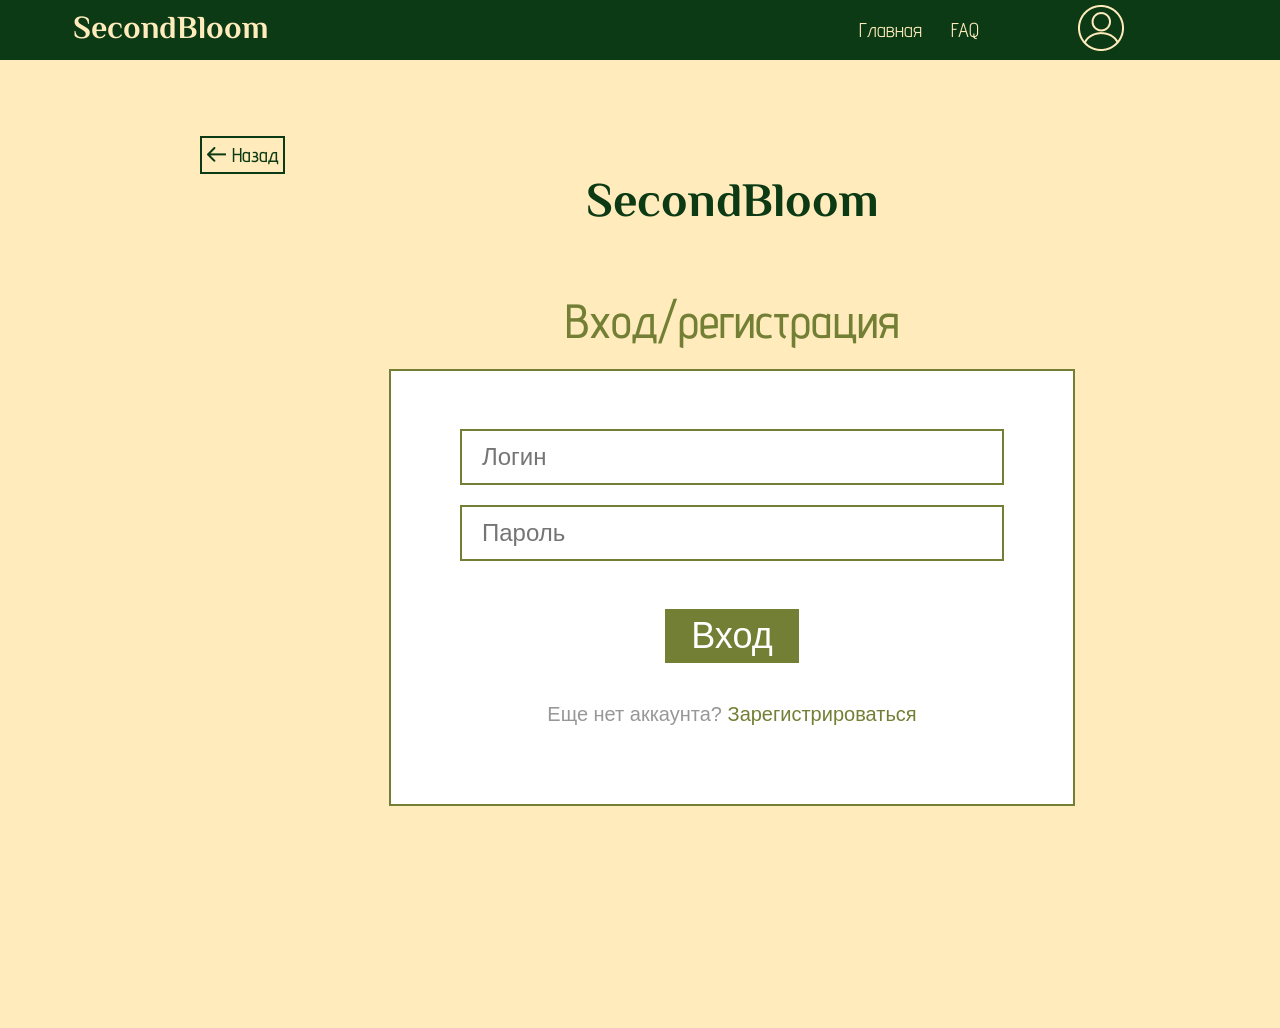
<file: front/html/logIn.html>
<!DOCTYPE html>
<html lang="ru">
    <head>
        <meta charset="UTF-8">
        <meta name="viewport" content="width=device-width, initial-scale-1.0">
        <link rel="preconnect" href="https://fonts.googleapis.com">
        <link rel="preconnect" href="https://fonts.gstatic.com" crossorigin>
        <link href="https://fonts.googleapis.com/css2?family=Advent+Pro:ital,wght@0,100..900;1,100..900&family=El+Messiri:wght@400..700&display=swap" rel="stylesheet">
        <link rel="stylesheet" href="/front/css/logIn.css">
        <script src="/front/js/logIn.js" defer></script>
        <title>Вход</title>
    </head>
    <body>
        <header class="header">
            <p class="logo">SecondBloom</p>
            <nav class="nav">
                <ul class="navigation">
                    <li class="navigation-item"><a id="main" href="#">Главная</a></li>
                    <li class="navigation-item"><a id="QA" href="#">FAQ</a></li>
                    <li class="navigation-item"><a class="personal-account" href="/front/html/personal-account.html"><img src="/front/img/account.png" alt="Личный кабинет"></a></li>
                </ul>
            </nav>
        </header>
        <main> 
            <section class="main">
                <p><a class="back" href="#"><img class="back-img" src="/front/img/arrowLeft.png" alt="стрелка назад" data-hover="/front/img/arrowLeftCream.png"> Назад</a></p>
                <div class="form">
                    <h1>SecondBloom</h1>
                    <form>
                        <h2>Вход/регистрация</h2>
                        <div class="input">
                            <input type="text" placeholder="Логин">
                            <input type="password" placeholder="Пароль">
                            <button type="submit">Вход</button>
                            <p class="logIn">Еще нет аккаунта? <a href="/front/html/signIn.html">Зарегистрироваться</a></p>
                        </div>
                    </form>
                </div>
            </section>
        </main>
    </body>
</html>
</file>
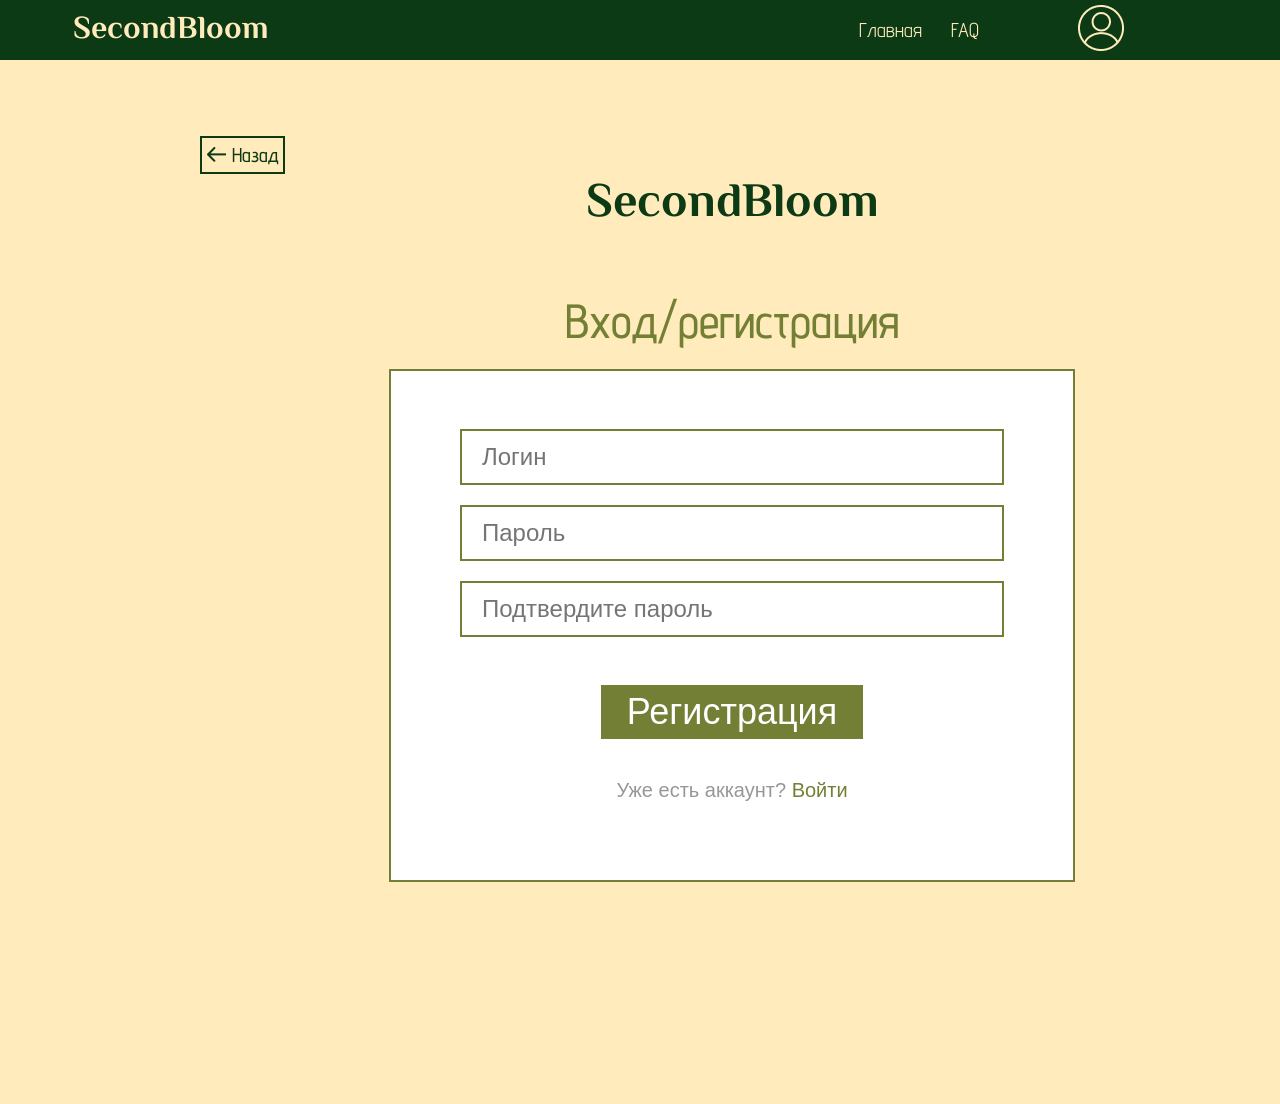
<file: front/html/signIn.html>
<!DOCTYPE html>
<html lang="ru">
    <head>
        <meta charset="UTF-8">
        <meta name="viewport" content="width=device-width, initial-scale-1.0">
        <link rel="preconnect" href="https://fonts.googleapis.com">
        <link rel="preconnect" href="https://fonts.gstatic.com" crossorigin>
        <link href="https://fonts.googleapis.com/css2?family=Advent+Pro:ital,wght@0,100..900;1,100..900&family=El+Messiri:wght@400..700&display=swap" rel="stylesheet">
        <link rel="stylesheet" href="/front/css/logIn.css">
        <script src="/front/js/logIn.js" defer></script>
        <title>Регистрация</title>
    </head>
    <body>
        <header class="header">
            <p class="logo">SecondBloom</p>
            <nav class="nav">
                <ul class="navigation">
                    <li class="navigation-item"><a id="main" href="#">Главная</a></li>
                    <li class="navigation-item"><a id="QA" href="#">FAQ</a></li>
                    <li class="navigation-item"><a class="personal-account" href="/front/html/personal-account.html"><img src="/front/img/account.png" alt="Личный кабинет"></a></li>
                </ul>
            </nav>
        </header>
        <main>
            <section class="main">
                <p><a class="back" href="#"><img class="back-img" src="/front/img/arrowLeft.png" alt="стрелка назад" data-hover="/front/img/arrowLeftCream.png"> Назад</a></p>
                <div class="form">
                    <h1>SecondBloom</h1>
                    <form>
                        <h2>Вход/регистрация</h2>
                        <div class="input">
                            <input type="text" placeholder="Логин">
                            <input type="password" placeholder="Пароль">
                            <input type="password" placeholder="Подтвердите пароль">
                            <button type="submit">Регистрация</button>
                            <p class="logIn">Уже есть аккаунт? <a href="/front/html/logIn.html">Войти</a></p>
                        </div>
                    </form>
                </div>
            </section>
        </main>
    </body>
</html>
</file>
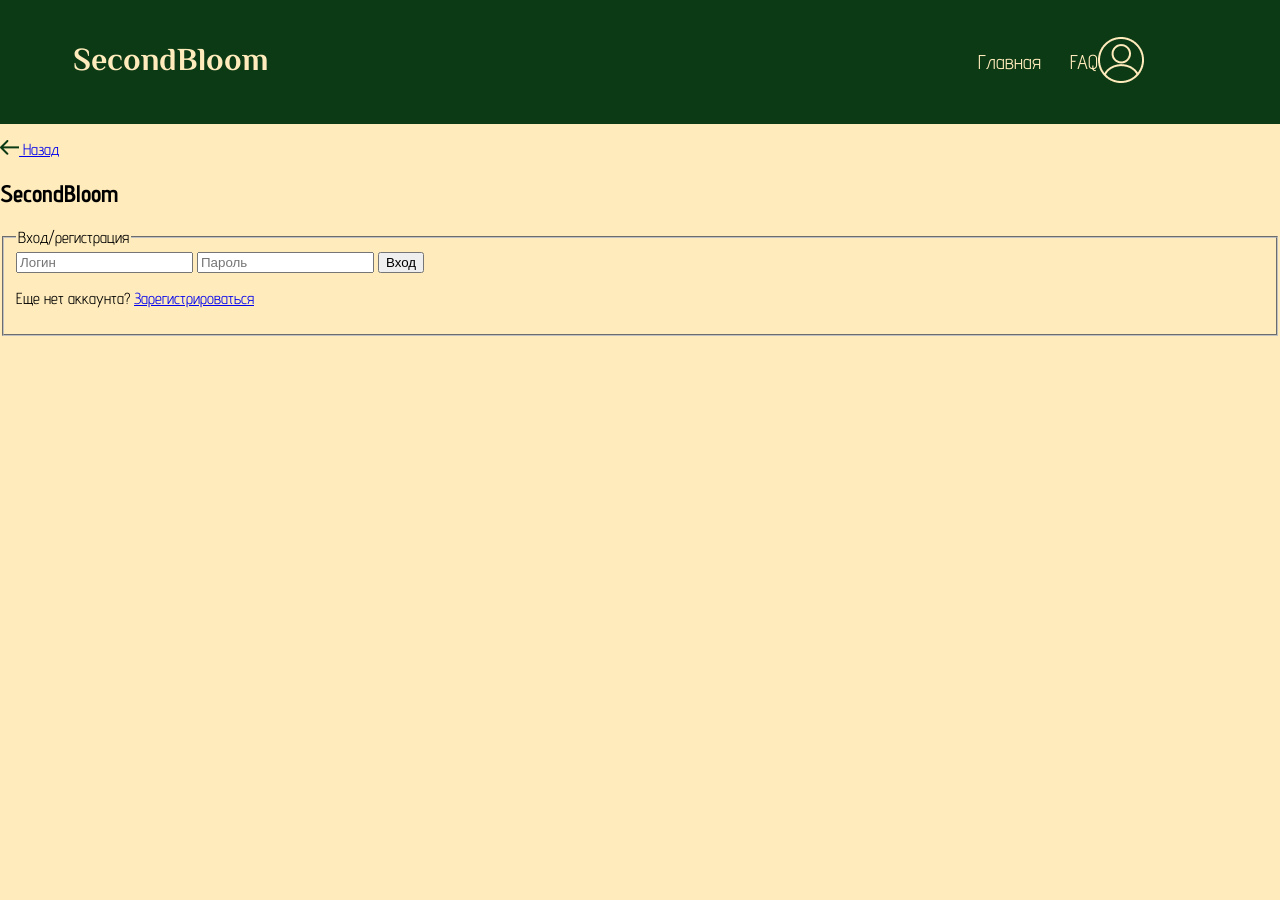
<file: SecondBloom/accounts/templates/login.html>
<!DOCTYPE html>
<html lang="ru">
    <head>
        <meta charset="UTF-8">
        <meta name="viewport" content="width=device-width, initial-scale-1.0">
        <link rel="preconnect" href="https://fonts.googleapis.com">
        <link rel="preconnect" href="https://fonts.gstatic.com" crossorigin>
        <link href="https://fonts.googleapis.com/css2?family=Advent+Pro:ital,wght@0,100..900;1,100..900&family=El+Messiri:wght@400..700&display=swap" rel="stylesheet">
        <link rel="stylesheet" href="/static/css/login.css">
        <title>Вход</title>
    </head>
    <body>
        <header class="header">
            <p class="logo">SecondBloom</p>
            <nav class="nav">
                <ul class="navigation">
                    <li class="navigation-item"><a id="main" href="#">Главная</a></li>
                    <li class="navigation-item"><a id="QA" href="#">FAQ</a></li>
                </ul>
            </nav>
            <a class="personal-account" href="personal-account.html"><img src="/static/img/account.png" alt="Личный кабинет"></a>
        </header>
        <main>
            <section>
                <p><a class="back" href="#"><img src="/static/img/arrowLeft.png" alt="стрелка назад"> Назад</a></p>
                <h1>SecondBloom</h1>
                <form>
                    <fieldset>
                        <legend>Вход/регистрация</legend>
                        <input type="text" placeholder="Логин">
                        <input type="password" placeholder="Пароль">
                        <button type="submit">Вход</button>
                        <p class="logIn">Еще нет аккаунта? <a href="{% url 'signup' %}">Зарегистрироваться</a></p>
                    </fieldset>
                </form>
            </section>
        </main>
    </body>
</html>
</file>
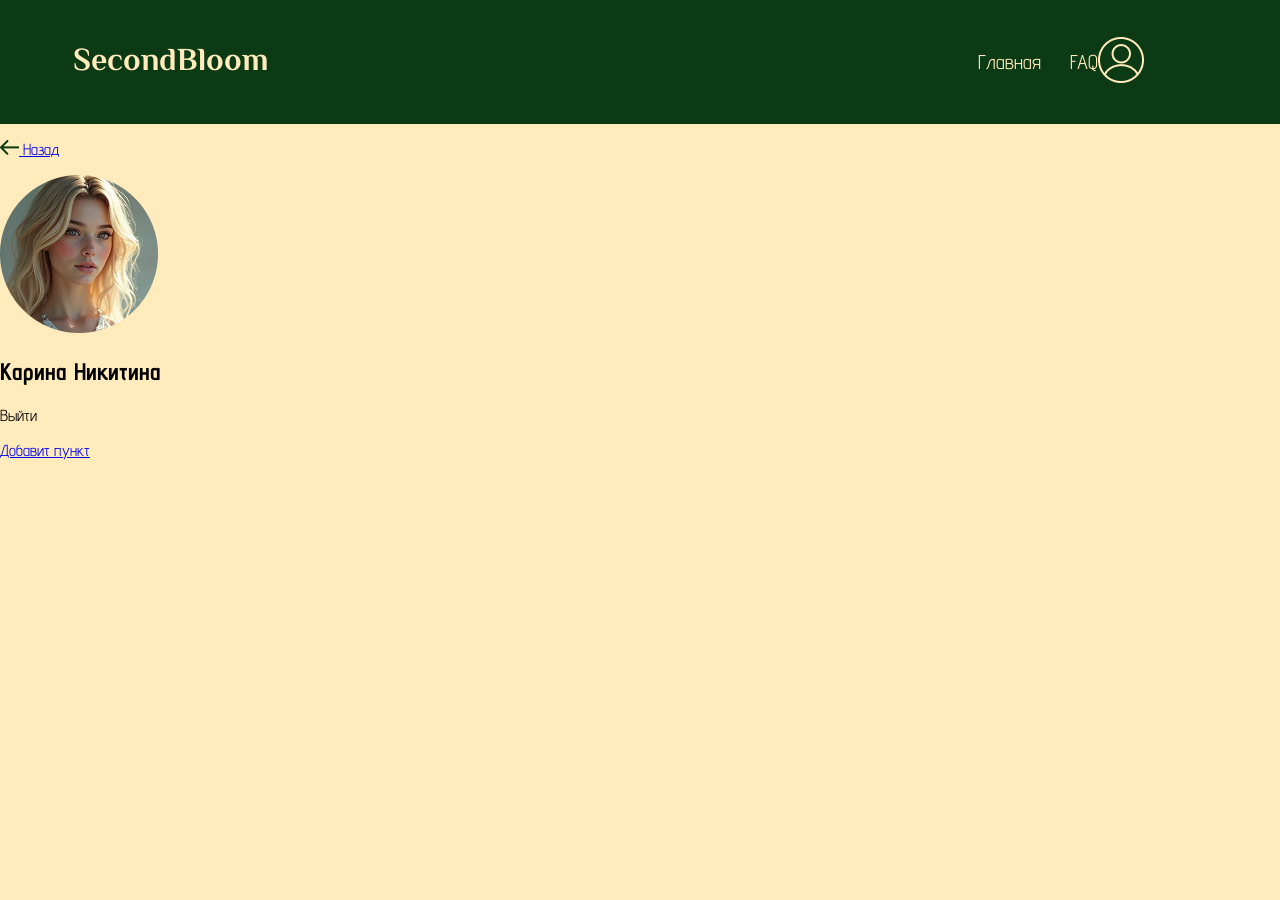
<file: SecondBloom/accounts/templates/personal-account.html>
<!DOCTYPE html>
<html lang="ru">
    <head>
        <meta charset="UTF-8">
        <meta name="viewport" content="width=device-width, initial-scale-1.0">        <link rel="preconnect" href="https://fonts.googleapis.com">
        <link rel="preconnect" href="https://fonts.gstatic.com" crossorigin>
        <link href="https://fonts.googleapis.com/css2?family=Advent+Pro:ital,wght@0,100..900;1,100..900&family=El+Messiri:wght@400..700&display=swap" rel="stylesheet">
        <link rel="stylesheet" href="/static/css/login.css">        <title>Личный кабинет</title>
    </head>
    <body>
        <header class="header">
            <p class="logo">SecondBloom</p>
            <nav class="nav">
                <ul class="navigation">
                    <li class="navigation-item">Главная</li>
                    <li class="navigation-item">FAQ</li>
                </ul>
            </nav>
            <a class="personal-account"><img src="/static/img/account.png" alt="Личный кабинет"></a>
        </header>
        <main>
            <section>
              <p><a class="back" href="#"><img src="/static/img/arrowLeft.png" alt="стрелка назад"> Назад</a></p>
              <div class="avatar">
                <img src="/static/img/avatar.png" alt="Аватар">
                <h2 class="name">Карина Никитина</h2>
                <p><a class="exit">Выйти</a></p>
              </div> 
              <p><a class="add" href="#">Добавит пункт</a></p>
            </section>
        </main>
    </body>
</html>
</file>
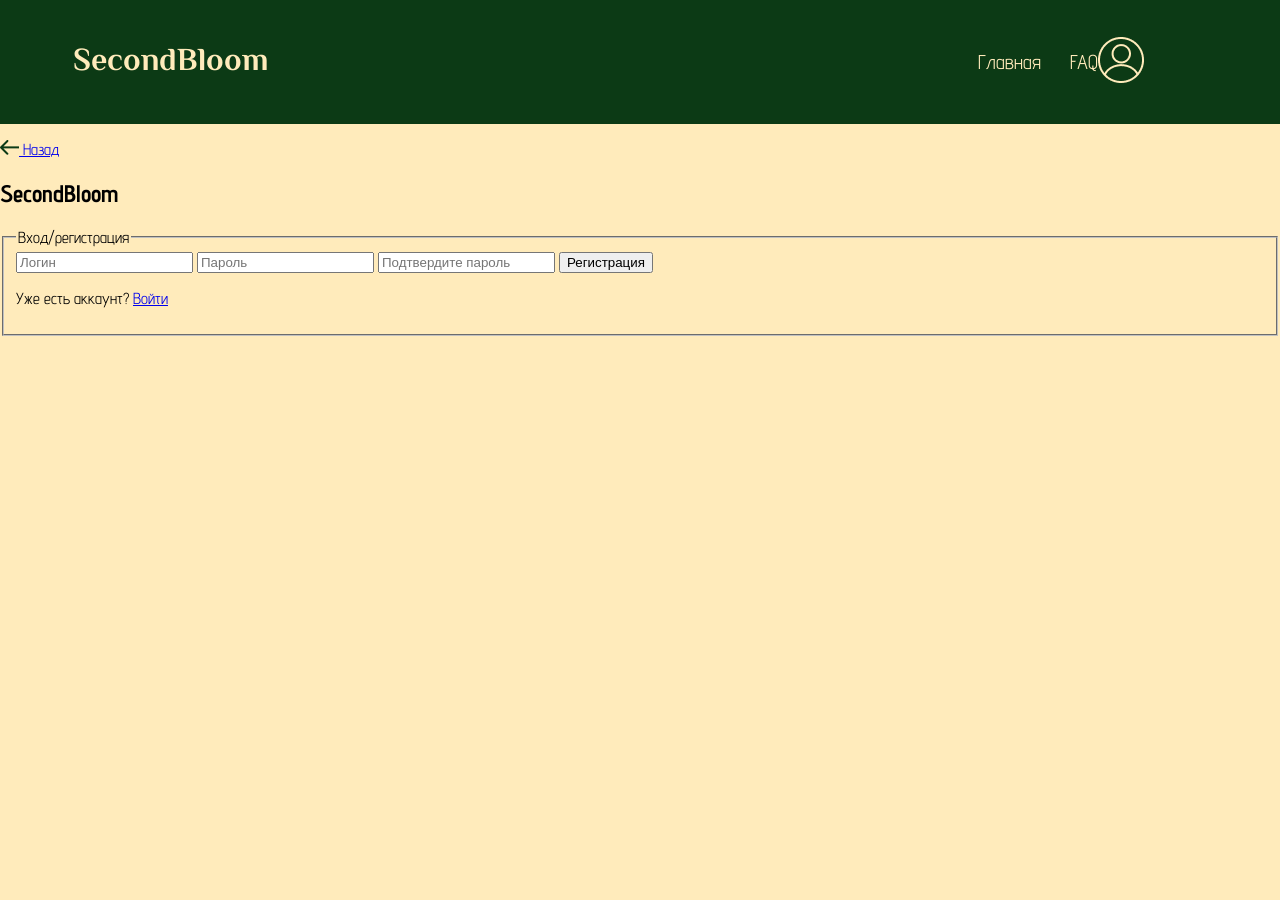
<file: SecondBloom/accounts/templates/signIn.html>
<!DOCTYPE html>
<html lang="ru">
    <head>
        <meta charset="UTF-8">
        <meta name="viewport" content="width=device-width, initial-scale-1.0">
        <link rel="preconnect" href="https://fonts.googleapis.com">
        <link rel="preconnect" href="https://fonts.gstatic.com" crossorigin>
        <link href="https://fonts.googleapis.com/css2?family=Advent+Pro:ital,wght@0,100..900;1,100..900&family=El+Messiri:wght@400..700&display=swap" rel="stylesheet">
        <link rel="stylesheet" href="/static/css/login.css">
        <title>Регистрация</title>
    </head>
    <body>
        <header class="header">
            <p class="logo">SecondBloom</p>
            <nav class="nav">
                <ul class="navigation">
                    <li class="navigation-item"><a id="main" href="#">Главная</a></li>
                    <li class="navigation-item"><a id="QA" href="#">FAQ</a></li>
                </ul>
            </nav>
            <a class="personal-account" href="personal-account.html"><img src="/static/img/account.png" alt="Личный кабинет"></a>
        </header>
        <main>
            <section>
                <p><a class="back" href="#"><img src="/static/img/arrowLeft.png" alt="стрелка назад"> Назад</a></p>
                <h1>SecondBloom</h1>
                <form>
                    <fieldset>
                        <legend>Вход/регистрация</legend>
                        <input type="text" placeholder="Логин">
                        <input type="password" placeholder="Пароль">
                        <input type="password" placeholder="Подтвердите пароль">
                        <button type="submit">Регистрация</button>
                        <p class="logIn">Уже есть аккаунт? <a href="{% url 'login' %}">Войти</a></p>
                    </fieldset>
                </form>
            </section>
        </main>
    </body>
</html>
</file>
<file: front/css/logIn.css>
body {
    font-family: "Advent Pro", sans-serif;
    background-color: #ffebbb;
    margin: 0;
    padding: 0;
}

.header {
    margin: 0;
    padding: 0;
    background-color: rgba(12, 58, 21, 1);
    display: flex;
    padding-left: 73px;
    padding-right: 156px;
    color: #ffebbb;
    justify-content: space-between;
    align-items: center;
    margin-bottom: 67px;
}

.logo {
    margin: 0;
    padding: 0;
    font-family: "El Messiri", sans-serif;
    font-size: 32px;
    padding: 5px 0px;
    font-weight: 700;
}

.navigation {
    margin: 0;
    padding: 0;
    display: flex;
    gap: 29px;
    align-items: center;
}

.navigation-item {
    list-style: none;
    font-size: 20px;
}

.navigation-item a {
    text-decoration: none;
    color: #ffebbb;
}

.personal-account {
    margin-left: 70px;
}

.main {
    margin: 0 auto;
    padding:  0 200px;
    display: flex;
    gap: 104px;
}

.back {
    font-size: 20px;
    font-weight: 500;
    border: solid 2px rgba(12, 58, 21, 1);
    padding: 5px;
    color: rgba(12, 58, 21, 1);
    text-decoration: none;
}

.back:hover {
    background-color: rgba(12, 58, 21, 1);
    color: #ffebbb;
}

.form {
    text-align: center;
    width: 686px;
    margin-bottom: 222px;
}

h1 {
    font-family: "El Messiri", sans-serif;
    color:rgba(12, 58, 21, 1);
    font-size: 48px;
    margin-bottom: 50px;
}

h2 {
    margin: 0;
    padding: 0;
    color: rgba(115, 127, 53, 1);
    font-size: 48px;
    font-weight: 500;
    margin-bottom: 20px;
}

.input {
    border: solid 2px rgba(115, 127, 53, 1);
    background-color: white;
    padding: 58px 68px;
}

input {
    width: 500px;
    background-color: white;
    border: solid 2px rgba(115, 127, 53, 1);
    padding: 12px 20px;
    font-size: 24px;
    margin-bottom: 20px;
}

button {
    background-color: rgba(115, 127, 53, 1);
    border: none;
    color: white;
    font-size: 36px;
    font-weight: 500;
    padding: 6px 26px;
    margin-top: 28px;
    margin-bottom: 20px;
}

.logIn {
   font-family: "Inter", sans-serif;
   color:  rgba(151, 151, 151, 1);
   font-size: 20px;
}

.logIn a {
    color:rgba(115, 127, 53, 1);
    text-decoration: none;
}
</file>
<file: static/css/login.css>
body {
    font-family: "Advent Pro", sans-serif;
    background-color: #ffebbb;
    margin: 0;
    padding: 0;
}

.header {
    margin: 0;
    padding: 0;
    background-color: rgba(12, 58, 21, 1);
    display: flex;
    padding-left: 73px;
    padding-right: 156px;
    color: #ffebbb;
    justify-content: space-between;
    align-items: center;
}

.logo {
    font-family: "El Messiri", sans-serif;
    font-size: 32px;
    padding: 5px 0px;
    font-weight: 700;
}

.navigation {
    display: flex;
    gap: 29px;
    margin-left: 670px;
}

.navigation-item {
    list-style: none;
    font-size: 20px;
}

.navigation-item a {
    text-decoration: none;
    color: #ffebbb;
}
</file>
